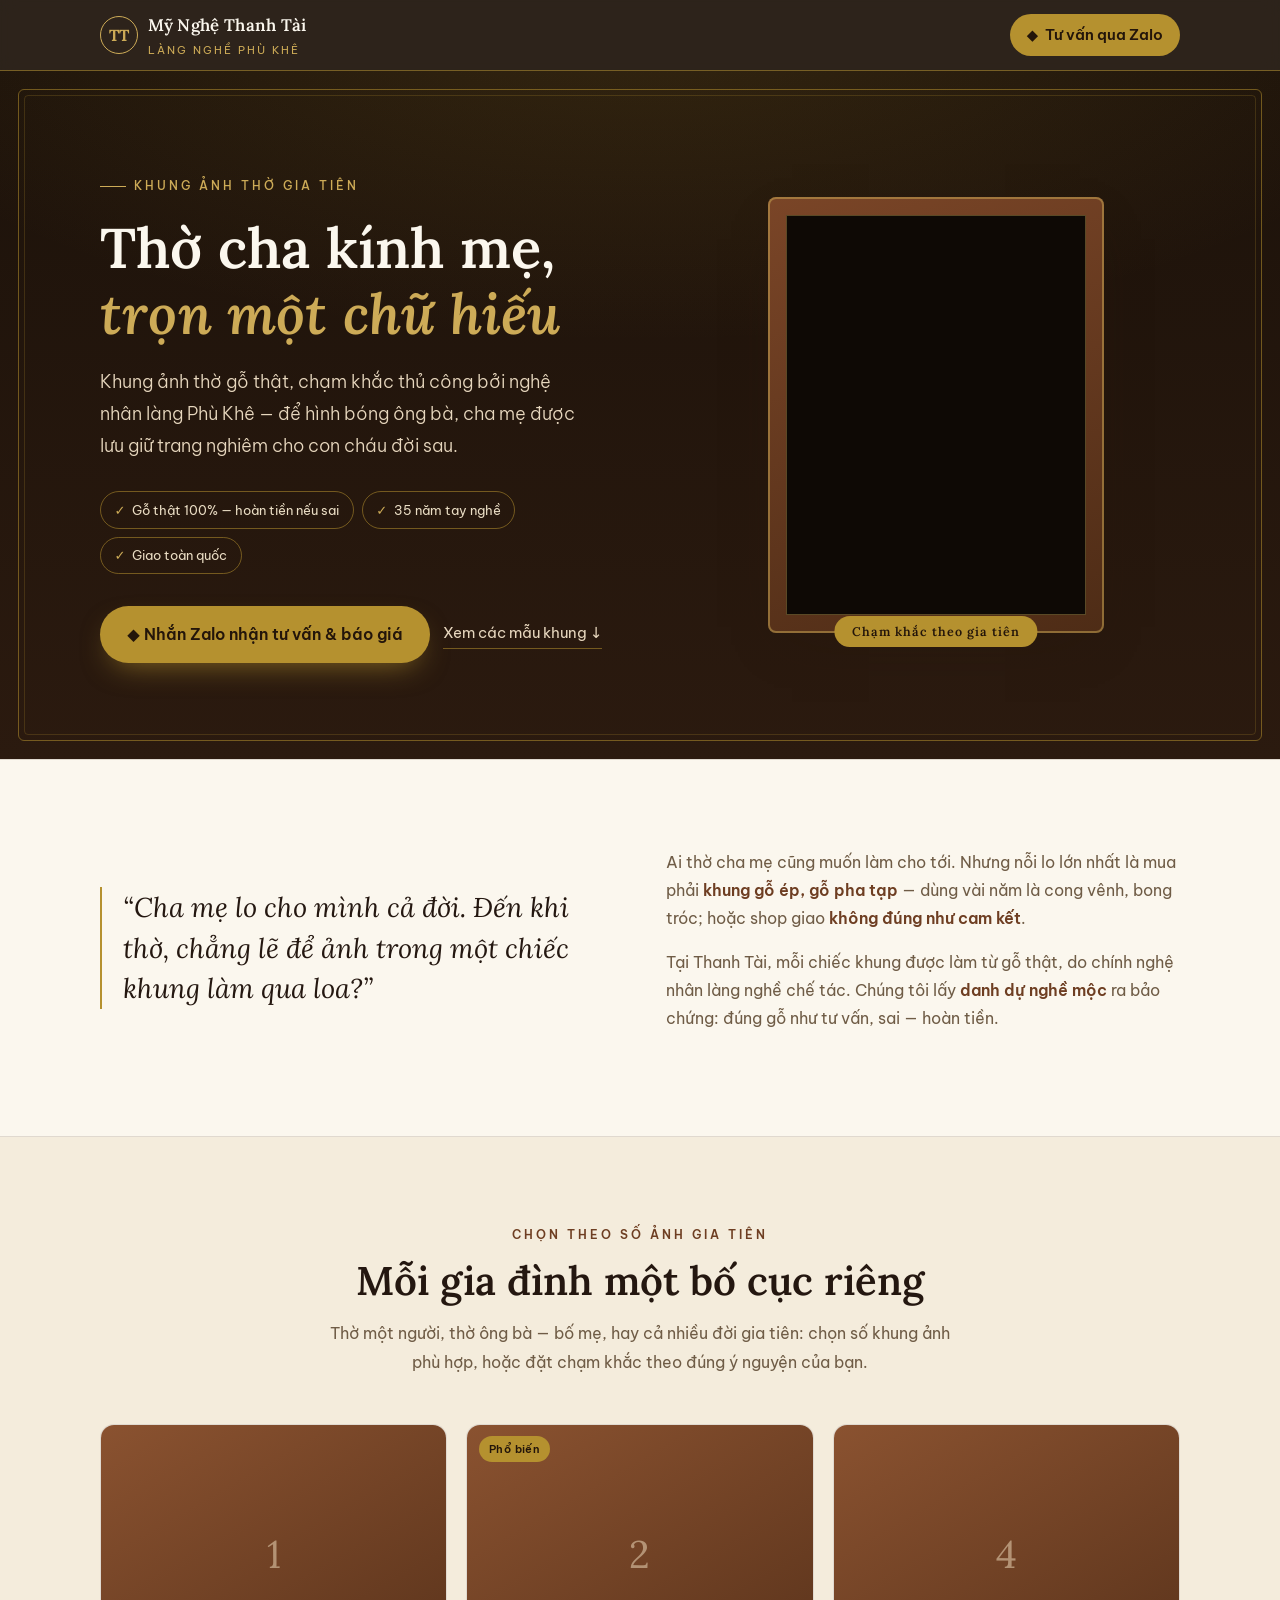
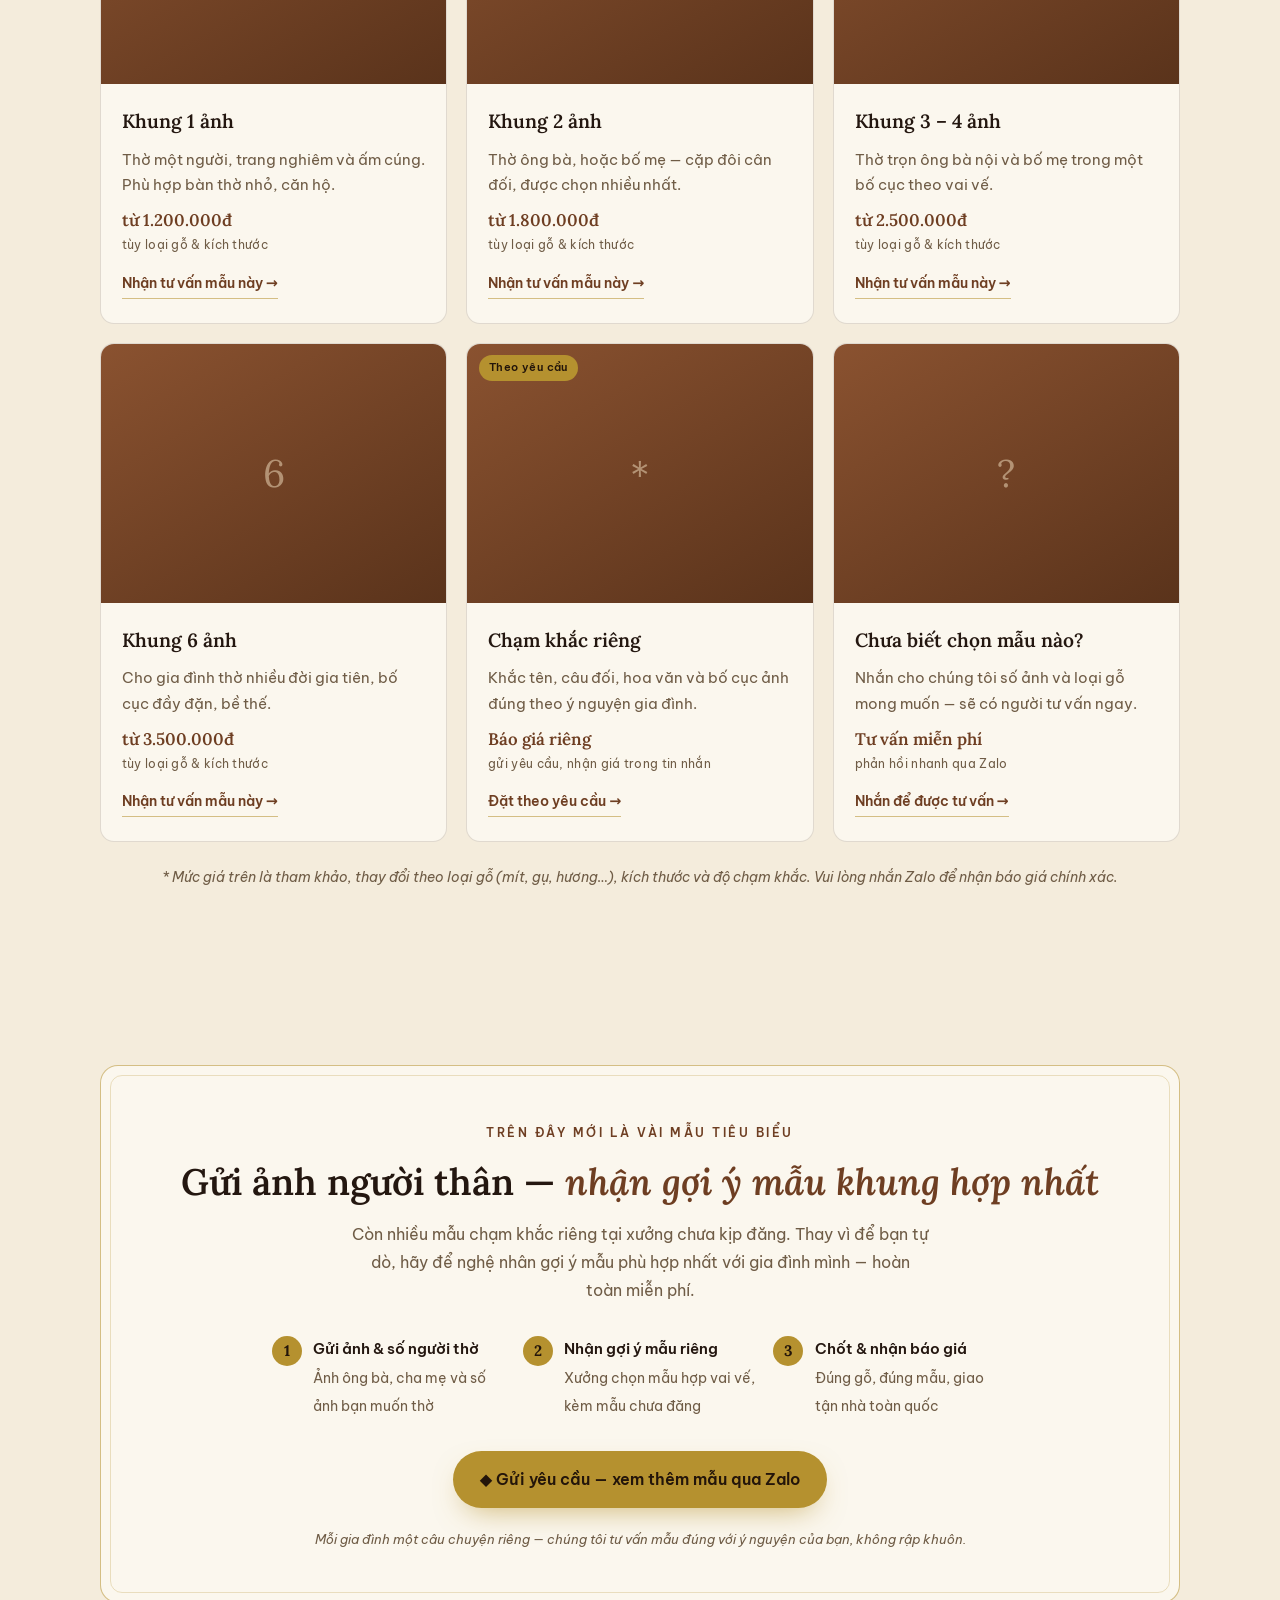
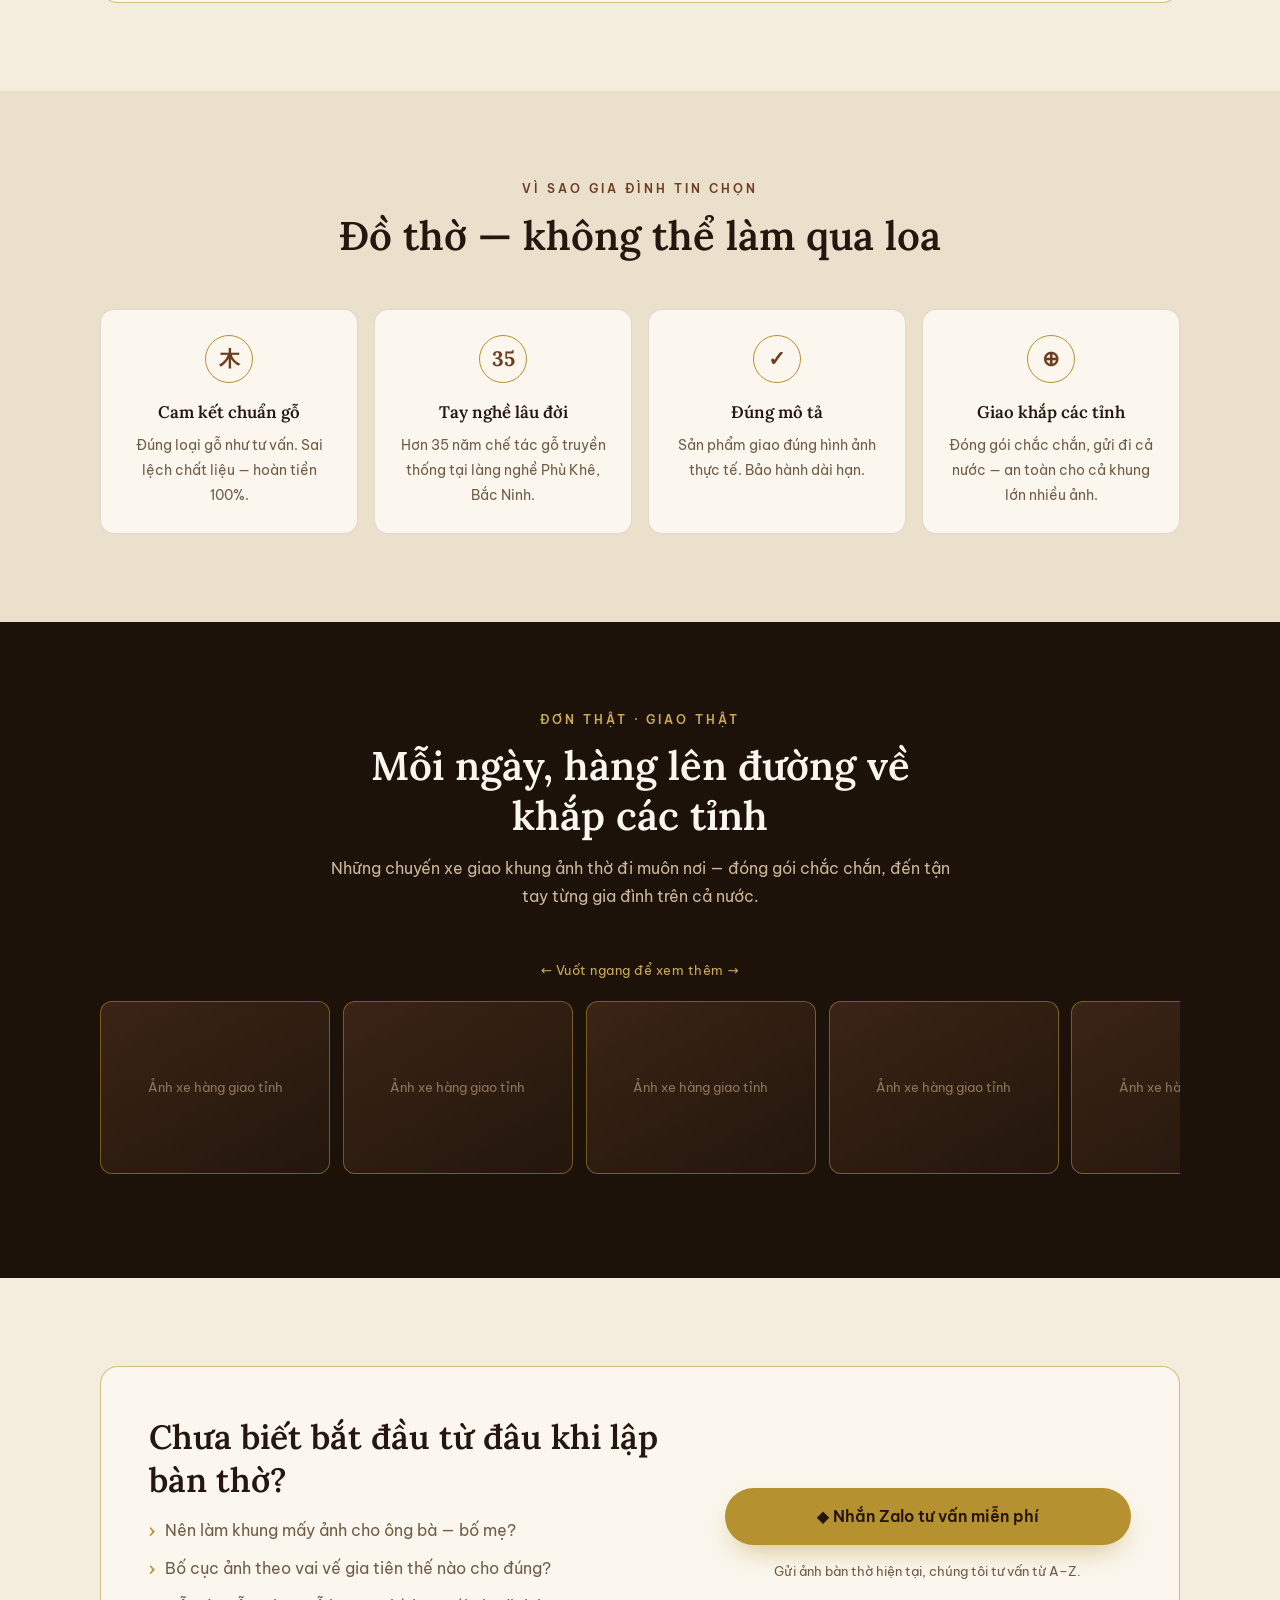
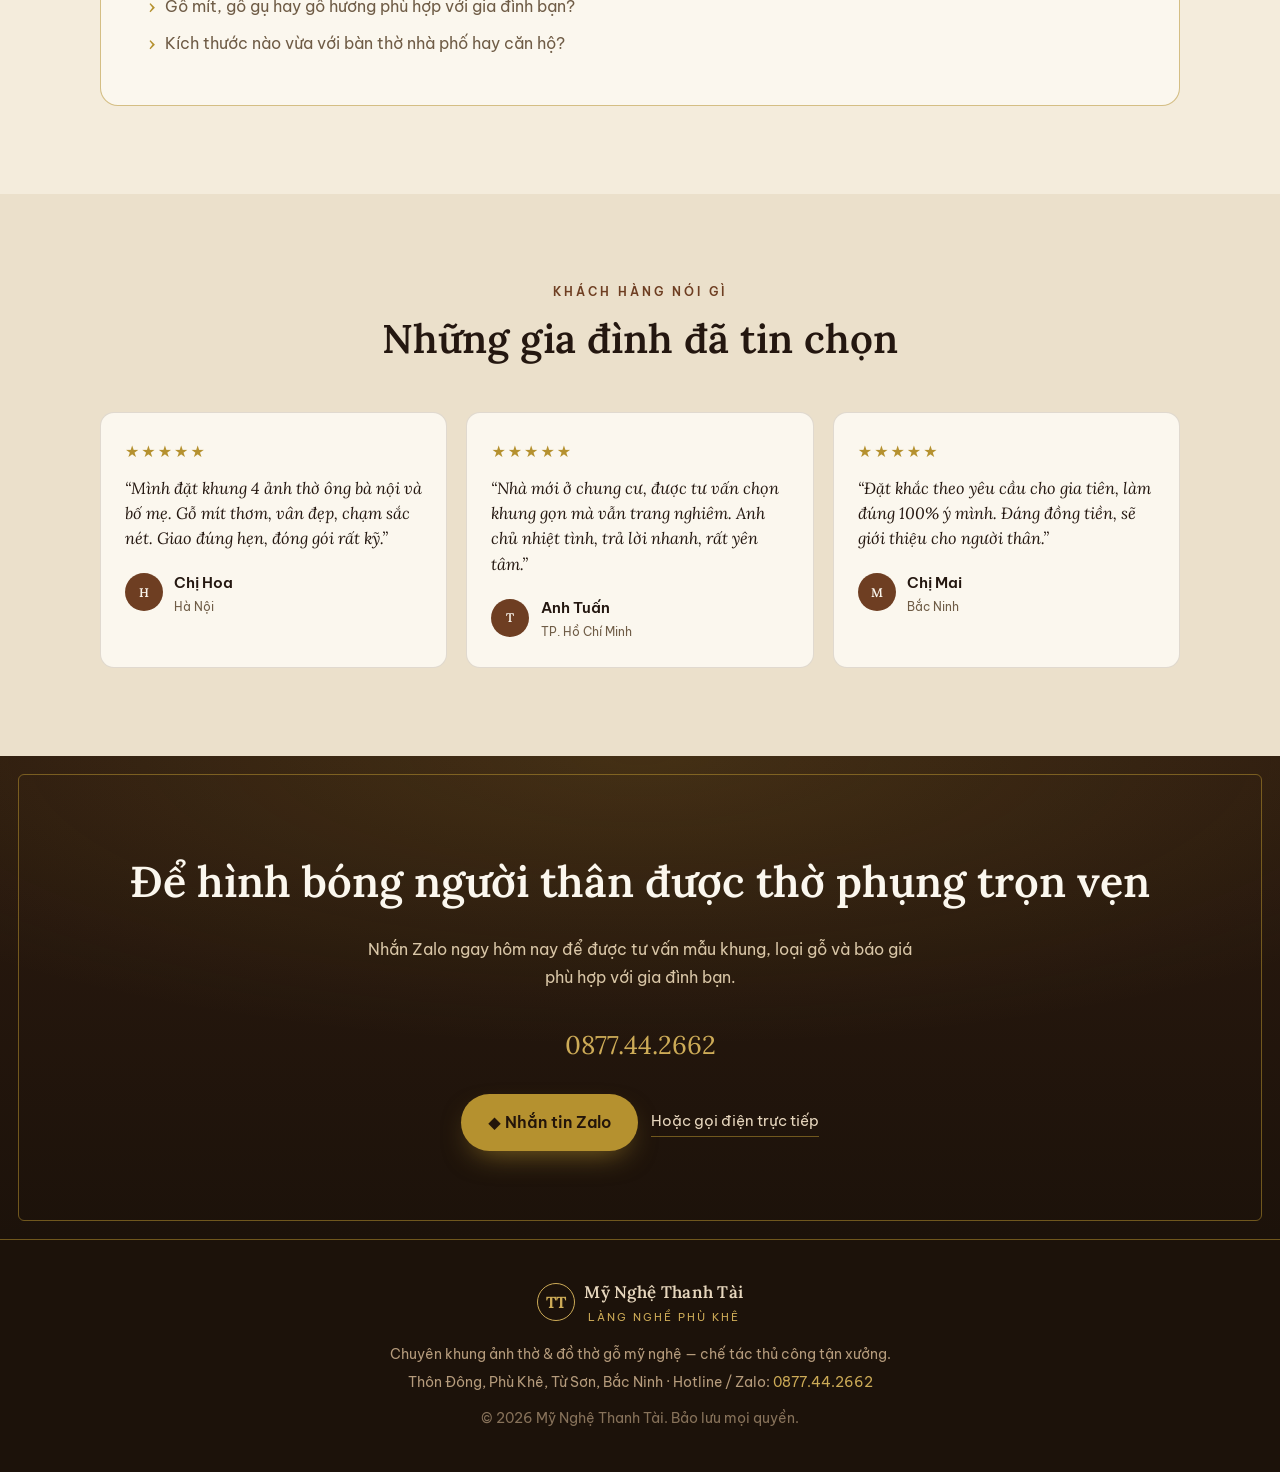
<file: landingdotho.html>
<!DOCTYPE html>
<html lang="vi">
<head>
<meta charset="UTF-8">
<meta name="viewport" content="width=device-width, initial-scale=1.0">
<title>Khung Ảnh Thờ Gia Tiên — Mỹ Nghệ Thanh Tài | Làng nghề Phù Khê</title>
<meta name="description" content="Khung ảnh thờ gỗ thật, chạm khắc thủ công làng nghề Phù Khê. Cam kết đúng gỗ — hoàn tiền nếu sai. Tư vấn chọn khung theo gia tiên qua Zalo.">
<link rel="preconnect" href="https://fonts.googleapis.com">
<link rel="preconnect" href="https://fonts.gstatic.com" crossorigin>
<link href="https://fonts.googleapis.com/css2?family=Lora:ital,wght@0,400;0,500;0,600;0,700;1,400;1,500&family=Be+Vietnam+Pro:wght@300;400;500;600&display=swap" rel="stylesheet">
<style>
  :root{
    --ink:#241710;
    --wood:#6e3e22;
    --wood-deep:#1c120a;
    --wood-deep-2:#2b1a0f;
    --gold:#b5912f;
    --gold-soft:#cdab57;
    --gold-line:rgba(181,145,47,.55);
    --paper:#f4ecdc;
    --paper-2:#ebe0cb;
    --cream:#fbf7ee;
    --muted:#6f5c46;
    --line:rgba(58,38,20,.14);
    --shadow:0 18px 50px -24px rgba(40,24,10,.5);
    --radius:14px;
  }
  *{box-sizing:border-box;margin:0;padding:0}
  html{scroll-behavior:smooth}
  body{
    font-family:"Be Vietnam Pro",system-ui,sans-serif;
    color:var(--ink);
    background:var(--paper);
    line-height:1.75;
    font-weight:400;
    -webkit-font-smoothing:antialiased;
  }
  h1,h2,h3,.serif{font-family:"Lora",Georgia,serif}
  img{max-width:100%;display:block}
  a{color:inherit;text-decoration:none}
  .wrap{width:min(1080px,92vw);margin:0 auto}

  /* ---------- header ---------- */
  header{
    position:sticky;top:0;z-index:50;
    background:rgba(28,18,10,.92);
    backdrop-filter:blur(8px);
    border-bottom:1px solid var(--gold-line);
  }
  .bar{display:flex;align-items:center;justify-content:space-between;padding:.7rem 0}
  .brand{display:flex;align-items:center;gap:.6rem;color:var(--cream)}
  .seal{
    width:38px;height:38px;border-radius:50%;
    border:1.5px solid var(--gold-soft);
    display:grid;place-items:center;
    font-family:"Lora",serif;font-weight:700;color:var(--gold-soft);
    font-size:1rem;flex:none;
  }
  .brand b{font-family:"Lora",serif;font-weight:600;font-size:1.05rem;letter-spacing:.3px}
  .brand small{display:block;color:var(--gold-soft);font-size:.66rem;letter-spacing:2px;text-transform:uppercase;font-family:"Be Vietnam Pro",sans-serif}
  .nav-cta{
    display:inline-flex;align-items:center;gap:.45rem;
    background:var(--gold);color:#23150a;font-weight:600;
    padding:.5rem 1.05rem;border-radius:40px;font-size:.92rem;
    transition:transform .2s,background .2s;
  }
  .nav-cta:hover{background:var(--gold-soft);transform:translateY(-1px)}

  /* ---------- hero ---------- */
  .hero{
    position:relative;
    background:
      radial-gradient(120% 90% at 50% -10%, rgba(181,145,47,.16), transparent 55%),
      linear-gradient(180deg,var(--wood-deep) 0%, var(--wood-deep-2) 100%);
    color:var(--cream);
    padding:clamp(3.2rem,8vw,6rem) 0 clamp(3.4rem,8vw,6rem);
    overflow:hidden;
  }
  .hero::before{
    content:"";position:absolute;inset:18px;
    border:1px solid var(--gold-line);
    border-radius:6px;pointer-events:none;
  }
  .hero::after{
    content:"";position:absolute;inset:24px;
    border:1px solid rgba(181,145,47,.22);
    border-radius:4px;pointer-events:none;
  }
  .hero-grid{position:relative;display:grid;grid-template-columns:1.05fr .95fr;gap:clamp(1.5rem,4vw,3.5rem);align-items:center}
  .eyebrow{
    display:inline-flex;align-items:center;gap:.5rem;
    color:var(--gold-soft);font-size:.74rem;letter-spacing:3px;text-transform:uppercase;
    margin-bottom:1.1rem;font-weight:500;
  }
  .eyebrow::before{content:"";width:26px;height:1px;background:var(--gold-soft)}
  .hero h1{
    font-size:clamp(2.1rem,5.2vw,3.5rem);
    line-height:1.18;font-weight:600;letter-spacing:.2px;
    margin-bottom:1.2rem;
  }
  .hero h1 em{font-style:italic;color:var(--gold-soft)}
  .hero p.lead{font-size:clamp(1rem,2.4vw,1.15rem);color:#e7d7be;max-width:30rem;margin-bottom:1.8rem;font-weight:300}
  .chips{display:flex;flex-wrap:wrap;gap:.5rem;margin-bottom:2rem}
  .chip{
    display:inline-flex;align-items:center;gap:.4rem;
    border:1px solid var(--gold-line);border-radius:40px;
    padding:.38rem .85rem;font-size:.82rem;color:#eaddc4;
  }
  .chip span{color:var(--gold-soft);font-weight:600}
  .hero-cta{display:flex;flex-wrap:wrap;gap:.8rem;align-items:center}
  .btn-primary{
    display:inline-flex;align-items:center;gap:.55rem;
    background:var(--gold);color:#23150a;font-weight:600;
    padding:.9rem 1.7rem;border-radius:46px;font-size:1.02rem;
    box-shadow:0 12px 30px -12px rgba(181,145,47,.7);
    transition:transform .2s,box-shadow .2s;
  }
  .btn-primary:hover{transform:translateY(-2px);box-shadow:0 18px 38px -14px rgba(181,145,47,.85)}
  .btn-ghost{color:#e7d7be;font-size:.95rem;border-bottom:1px solid var(--gold-line);padding-bottom:2px}
  .btn-ghost:hover{color:var(--gold-soft)}

  .hero-frame{position:relative;justify-self:center}
  .hero-frame .mat{
    background:linear-gradient(160deg,#7a4527,#4e2c16);
    padding:18px;border-radius:8px;
    box-shadow:var(--shadow), inset 0 0 0 2px rgba(205,171,87,.5);
    position:relative;
  }
  .hero-frame .photo{
    aspect-ratio:3/4;width:clamp(220px,32vw,300px);
    background:#0e0905 center/cover no-repeat;
    border:1px solid rgba(205,171,87,.4);
    display:grid;place-items:center;text-align:center;color:#9c8a6f;
    font-size:.85rem;padding:1rem;
  }
  .hero-frame .nameplate{
    position:absolute;left:50%;bottom:-14px;transform:translateX(-50%);
    background:var(--gold);color:#23150a;font-family:"Lora",serif;
    font-size:.78rem;font-weight:600;letter-spacing:1px;
    padding:.3rem 1.1rem;border-radius:30px;white-space:nowrap;
  }

  /* ---------- section frame ---------- */
  section{padding:clamp(3rem,7vw,5.5rem) 0}
  .sec-head{text-align:center;max-width:40rem;margin:0 auto clamp(2rem,5vw,3rem)}
  .sec-eyebrow{color:var(--wood);font-size:.72rem;letter-spacing:3px;text-transform:uppercase;font-weight:600;margin-bottom:.7rem}
  .sec-head h2{font-size:clamp(1.7rem,4vw,2.5rem);line-height:1.25;font-weight:600;margin-bottom:.8rem}
  .sec-head p{color:var(--muted);font-size:1.02rem}

  /* ---------- empathy ---------- */
  .empathy{background:var(--cream);border-top:1px solid var(--line);border-bottom:1px solid var(--line)}
  .empathy .inner{display:grid;grid-template-columns:1fr 1fr;gap:clamp(1.5rem,4vw,3.5rem);align-items:center}
  .empathy blockquote{
    font-family:"Lora",serif;font-style:italic;font-size:clamp(1.3rem,3vw,1.7rem);
    line-height:1.5;color:var(--ink);border-left:2px solid var(--gold);padding-left:1.3rem;
  }
  .empathy .body p{color:var(--muted);margin-bottom:1rem}
  .empathy .body p strong{color:var(--wood);font-weight:600}

  /* ---------- products ---------- */
  .grid{display:grid;gap:1.2rem}
  .grid.cols{grid-template-columns:repeat(3,1fr)}
  .card{
    background:var(--cream);border:1px solid var(--line);border-radius:var(--radius);
    overflow:hidden;transition:transform .25s,box-shadow .25s,border-color .25s;
    display:flex;flex-direction:column;
  }
  .card:hover{transform:translateY(-4px);box-shadow:var(--shadow);border-color:var(--gold-line)}
  .card .thumb{
    aspect-ratio:4/3;
    background:linear-gradient(150deg,#8a5230,#5a331b);
    display:grid;place-items:center;color:#e9d6b6;position:relative;
  }
  .card .thumb .ph{font-family:"Lora",serif;font-size:2.4rem;color:rgba(233,214,182,.55)}
  .card .body{padding:1.3rem 1.3rem 1.5rem;display:flex;flex-direction:column;gap:.5rem;flex:1}
  .card h3{font-size:1.2rem;font-weight:600}
  .card .desc{color:var(--muted);font-size:.92rem;flex:1}
  .card .price{font-family:"Lora",serif;color:var(--wood);font-weight:600;font-size:1.05rem}
  .card .price small{display:block;color:var(--muted);font-weight:400;font-size:.74rem;font-family:"Be Vietnam Pro",sans-serif;letter-spacing:.3px}
  .card .pick{
    margin-top:.4rem;align-self:flex-start;
    display:inline-flex;align-items:center;gap:.4rem;
    color:var(--wood);font-weight:600;font-size:.9rem;border-bottom:1px solid var(--gold-line);padding-bottom:2px;
  }
  .card .pick:hover{color:var(--gold)}
  .tag{position:absolute;top:.7rem;left:.7rem;background:var(--gold);color:#23150a;font-size:.7rem;font-weight:600;padding:.2rem .65rem;border-radius:30px;letter-spacing:.4px}

  .price-note{text-align:center;color:var(--muted);font-size:.86rem;margin-top:1.4rem;font-style:italic}

  /* ---------- invite (gửi mẫu) ---------- */
  .invite{background:var(--paper)}
  .invite .inner{
    position:relative;background:var(--cream);
    border:1px solid var(--gold-line);border-radius:18px;
    padding:clamp(2rem,5vw,3.2rem);text-align:center;overflow:hidden;
  }
  .invite .inner::before{
    content:"";position:absolute;inset:9px;border:1px solid rgba(181,145,47,.25);
    border-radius:12px;pointer-events:none;
  }
  .invite .tease{
    display:inline-block;color:var(--wood);font-size:.74rem;letter-spacing:2.5px;
    text-transform:uppercase;font-weight:600;margin-bottom:.9rem;position:relative;
  }
  .invite h2{font-size:clamp(1.6rem,3.8vw,2.3rem);font-weight:600;line-height:1.3;margin-bottom:.9rem;position:relative}
  .invite h2 em{font-style:italic;color:var(--wood)}
  .invite .sub{color:var(--muted);max-width:36rem;margin:0 auto 2rem;position:relative}
  .invite .steps{
    position:relative;display:grid;grid-template-columns:repeat(3,1fr);
    gap:1rem;max-width:46rem;margin:0 auto 2rem;text-align:left;
  }
  .invite .step{display:flex;gap:.7rem;align-items:flex-start}
  .invite .step .n{
    width:30px;height:30px;flex:none;border-radius:50%;
    background:var(--gold);color:#23150a;font-family:"Lora",serif;font-weight:700;
    display:grid;place-items:center;font-size:.95rem;
  }
  .invite .step b{font-weight:600;font-size:.95rem;display:block}
  .invite .step span{color:var(--muted);font-size:.85rem}
  .invite .note{position:relative;margin-top:1.2rem;color:var(--muted);font-size:.84rem;font-style:italic}

  /* ---------- trust ---------- */
  .trust{background:var(--paper-2)}
  .grid.trust-grid{grid-template-columns:repeat(4,1fr);gap:1rem}
  .tcard{background:var(--cream);border:1px solid var(--line);border-radius:var(--radius);padding:1.6rem 1.3rem;text-align:center}
  .tcard .ic{
    width:48px;height:48px;border-radius:50%;margin:0 auto .9rem;
    border:1.5px solid var(--gold);color:var(--wood);
    display:grid;place-items:center;font-family:"Lora",serif;font-size:1.3rem;font-weight:700;
  }
  .tcard h3{font-size:1.05rem;font-weight:600;margin-bottom:.4rem}
  .tcard p{color:var(--muted);font-size:.88rem}

  /* ---------- lightbox ---------- */
  .gstrip img,.hero-frame .photo,.card .thumb img{cursor:zoom-in}
  .lightbox{
    position:fixed;inset:0;z-index:200;display:none;
    align-items:center;justify-content:center;padding:18px;
    background:rgba(14,9,5,.93);cursor:zoom-out;
  }
  .lightbox.open{display:flex}
  .lightbox img{
    max-width:96vw;max-height:90vh;border-radius:8px;
    border:1px solid var(--gold-line);
    box-shadow:0 30px 90px -20px rgba(0,0,0,.8);
  }
  .lightbox .close{
    position:absolute;top:14px;right:18px;width:42px;height:42px;
    border:1px solid var(--gold-line);background:rgba(28,18,10,.6);
    color:var(--cream);font-size:1.6rem;line-height:1;border-radius:50%;
    cursor:pointer;display:grid;place-items:center;
  }
  .lightbox .hint{position:absolute;bottom:18px;left:0;right:0;text-align:center;color:var(--gold-soft);font-size:.82rem}

  /* ---------- gallery ---------- */
  .gallery{background:var(--wood-deep);color:var(--cream)}
  .gallery .sec-head h2{color:var(--cream)}
  .gallery .sec-eyebrow{color:var(--gold-soft)}
  .gallery .sec-head p{color:#cdb79a}
  .swipe-hint{text-align:center;color:var(--gold-soft);font-size:.82rem;margin-bottom:1rem;letter-spacing:.5px}
  .gstrip{
    display:flex;gap:.8rem;overflow-x:auto;scroll-snap-type:x mandatory;
    -webkit-overflow-scrolling:touch;padding:.2rem .2rem 1rem;
    scrollbar-width:thin;scrollbar-color:var(--gold-line) transparent;
  }
  .gstrip::-webkit-scrollbar{height:6px}
  .gstrip::-webkit-scrollbar-thumb{background:var(--gold-line);border-radius:10px}
  .gstrip img,.gstrip .gph{
    flex:0 0 auto;width:230px;aspect-ratio:4/3;scroll-snap-align:start;
    border-radius:12px;object-fit:cover;
    border:1px solid var(--gold-line);
    background:linear-gradient(150deg,#3a2415,#23160c);
  }
  .gstrip .gph{display:grid;place-items:center;color:#8c765a;font-size:.8rem;text-align:center;padding:.6rem}

  /* ---------- consult ---------- */
  .consult .inner{
    background:var(--cream);border:1px solid var(--gold-line);border-radius:18px;
    padding:clamp(1.8rem,5vw,3rem);display:grid;grid-template-columns:1.3fr 1fr;
    gap:clamp(1.4rem,4vw,3rem);align-items:center;
  }
  .consult h2{font-size:clamp(1.5rem,3.5vw,2.1rem);font-weight:600;margin-bottom:.9rem;line-height:1.3}
  .consult ul{list-style:none;display:flex;flex-direction:column;gap:.6rem;color:var(--muted)}
  .consult li{display:flex;gap:.6rem;align-items:flex-start}
  .consult li::before{content:"›";color:var(--gold);font-weight:700;font-family:"Lora",serif}
  .consult .side{text-align:center}
  .consult .side .btn-primary{width:100%;justify-content:center;margin-bottom:.7rem}
  .consult .side small{color:var(--muted);font-size:.82rem}

  /* ---------- reviews ---------- */
  .reviews{background:var(--paper-2)}
  .grid.rev-grid{grid-template-columns:repeat(3,1fr);gap:1.2rem}
  .rcard{background:var(--cream);border:1px solid var(--line);border-radius:var(--radius);padding:1.5rem}
  .stars{color:var(--gold);letter-spacing:2px;margin-bottom:.7rem}
  .rcard p{font-family:"Lora",serif;font-style:italic;color:var(--ink);margin-bottom:1rem;font-size:1.02rem;line-height:1.55}
  .rcard .who{display:flex;align-items:center;gap:.7rem}
  .rcard .who .av{width:38px;height:38px;border-radius:50%;background:var(--wood);color:var(--cream);display:grid;place-items:center;font-family:"Lora",serif;font-weight:600;flex:none}
  .rcard .who b{font-weight:600;font-size:.92rem}
  .rcard .who span{display:block;color:var(--muted);font-size:.78rem}

  /* ---------- final cta ---------- */
  .final{
    background:
      radial-gradient(120% 100% at 50% 0%, rgba(181,145,47,.18), transparent 60%),
      linear-gradient(180deg,var(--wood-deep-2),var(--wood-deep));
    color:var(--cream);text-align:center;position:relative;
  }
  .final::before{content:"";position:absolute;inset:18px;border:1px solid var(--gold-line);border-radius:6px;pointer-events:none}
  .final h2{font-size:clamp(1.8rem,4.5vw,2.7rem);font-weight:600;margin-bottom:1rem;position:relative}
  .final p{color:#d9c6a7;max-width:34rem;margin:0 auto 2rem;position:relative}
  .final .phone{font-family:"Lora",serif;font-size:1.6rem;color:var(--gold-soft);margin-bottom:1.6rem;position:relative}
  .final .hero-cta{justify-content:center;position:relative}

  /* ---------- footer ---------- */
  footer{background:var(--wood-deep);color:#b59b7c;padding:2.4rem 0;text-align:center;border-top:1px solid var(--gold-line)}
  footer .brand{justify-content:center;margin-bottom:1rem}
  footer p{font-size:.86rem;margin:.2rem 0}
  footer a{color:var(--gold-soft)}

  /* ---------- sticky mobile bar ---------- */
  .mobile-bar{display:none}

  /* ---------- reveal ---------- */
  .reveal{opacity:0;transform:translateY(22px);transition:opacity .7s ease,transform .7s ease}
  .reveal.in{opacity:1;transform:none}
  @media (prefers-reduced-motion:reduce){
    .reveal{opacity:1;transform:none;transition:none}
    html{scroll-behavior:auto}
  }

  /* ---------- responsive ---------- */
  @media (max-width:860px){
    .hero-grid{grid-template-columns:1fr;text-align:center}
    .eyebrow{justify-content:center}
    .hero p.lead{margin-left:auto;margin-right:auto}
    .chips,.hero-cta{justify-content:center}
    .hero-frame{order:-1}
    .empathy .inner{grid-template-columns:1fr}
    .empathy blockquote{padding-left:0;border-left:0;border-top:2px solid var(--gold);padding-top:1rem;text-align:center}
    .grid.cols{grid-template-columns:1fr 1fr}
    .grid.trust-grid{grid-template-columns:1fr 1fr}
    .invite .steps{grid-template-columns:1fr;max-width:24rem;gap:.9rem}
    .consult .inner{grid-template-columns:1fr;text-align:center}
    .consult ul{text-align:left}
    .grid.rev-grid{grid-template-columns:1fr}
  }
  @media (max-width:560px){
    .wrap{width:90vw}
    .nav-cta span.lbl{display:none}
    .bar{padding:.55rem 0}
    .brand b{font-size:.95rem}
    .seal{width:34px;height:34px}
    .hero{padding:2.6rem 0 3rem}
    .hero::before{inset:12px}
    .hero::after{inset:17px}
    .hero h1{font-size:2rem;line-height:1.2}
    .hero p.lead{font-size:1rem}
    .chip{font-size:.78rem;padding:.34rem .7rem}
    .hero-frame .photo{width:min(72vw,260px)}
    .btn-primary{width:100%;justify-content:center}
    .hero-cta{flex-direction:column;align-items:stretch;gap:.7rem}
    .hero-cta .btn-ghost{align-self:center}
    section{padding:2.6rem 0}
    .sec-head{margin-bottom:1.8rem}
    .grid.cols{grid-template-columns:1fr}
    .grid.trust-grid{grid-template-columns:1fr}
    .invite .inner{padding:1.8rem 1.2rem}
    .invite .btn-primary{width:100%}
    .consult .side .btn-primary{width:100%}
    body{padding-bottom:66px}
    .mobile-bar{
      display:flex;position:fixed;bottom:0;left:0;right:0;z-index:60;
      background:rgba(28,18,10,.97);border-top:1px solid var(--gold-line);
      padding:.55rem .7rem;gap:.55rem;
      padding-bottom:calc(.55rem + env(safe-area-inset-bottom,0px));
    }
    .mobile-bar a{flex:1;text-align:center;padding:.8rem;border-radius:40px;font-weight:600;font-size:.94rem}
    .mobile-bar .mz{background:var(--gold);color:#23150a;flex:1.5}
    .mobile-bar .mc{border:1px solid var(--gold-line);color:var(--cream)}
  }
</style>
</head>
<body>

<script>
/* ═══════════════════════════════════════════════════════════════
   ❖ SỬA ẢNH Ở ĐÂY — chỉ cần đổi 1 khối này là toàn bộ ảnh trang đổi theo
   ───────────────────────────────────────────────────────────────
   BƯỚC 1 · ANH_BASE = nơi để ảnh.
            • CÁCH KHUYÊN DÙNG (repo GitHub deploy qua Netlify):
              - Bỏ ảnh vào thư mục "img/" trong repo  →  ANH_BASE = "img/"
              - Hoặc bỏ ảnh cạnh file html (gốc repo)  →  ANH_BASE = ""
              (đường dẫn tương đối: đổi tên site Netlify vẫn không hỏng ảnh)
            • Hoặc dùng link đầy đủ (vd https://ten-site.netlify.app/), nhớ "/" ở cuối.
   BƯỚC 2 · Upload ảnh, đặt tên file ĐÚNG như danh sách bên dưới
            (hoặc đổi tên trong danh sách cho khớp tên file của bạn).
   BƯỚC 3 · Để trống "" nếu chưa có ảnh — chỗ đó sẽ hiện ô tạm, không lỗi.
   ═══════════════════════════════════════════════════════════════ */

const ANH_BASE = "https://thanhtai-mynghe.netlify.app/";   // ← đổi thành "img/" (hoặc "") khi đã bỏ ảnh vào repo

const ANH = {

  hero: "khunganh.jpg",            // Ảnh khung lớn ở đầu trang

  sanpham: {                       // Ảnh cho từng thẻ mẫu (để trống "" thì hiện số)
    khung1anh:  "",                //   Khung 1 ảnh
    khung2anh:  "",                //   Khung 2 ảnh
    khung34anh: "",                //   Khung 3–4 ảnh
    khung6anh:  "",                //   Khung 6 ảnh
    theoyeucau: "",                //   Chạm khắc riêng
    tuvan:      ""                 //   Thẻ tư vấn
  },

  giaohang: [                      // Dải ảnh xe hàng giao tỉnh (lướt ngang) — thêm/bớt thoải mái
    "anhthucte1.jpg",
    "anhthucte2.jpg",
    "anhthucte3.jpg",
    "anhthucte4.jpg",
    "anhthucte5.jpg",
    "anhthucte6.jpg",
    "anhthucte7.jpg"
  ]

};
</script>

<script>
/* ═══════════════════════════════════════════════════════════════
   ❖ FACEBOOK PIXEL — dán mã Pixel của bạn vào dòng dưới (trong dấu "")
   ───────────────────────────────────────────────────────────────
   • Lấy mã ở: Trình quản lý sự kiện (Events Manager) → Nguồn dữ liệu → Pixel.
     Mã là dãy số, ví dụ "1234567890123456".
   • Để trống "" thì Pixel TẮT (không theo dõi gì) — trang vẫn chạy bình thường.
   • Khi có mã: trang tự đếm lượt xem (PageView) và đếm "Lead" mỗi khi
     khách bấm nút Zalo, "Contact" khi khách bấm gọi điện.
   ═══════════════════════════════════════════════════════════════ */
const PIXEL_ID = "";   // ← dán mã Pixel vào đây

if (PIXEL_ID) {
  !function(f,b,e,v,n,t,s){if(f.fbq)return;n=f.fbq=function(){n.callMethod?
  n.callMethod.apply(n,arguments):n.queue.push(arguments)};if(!f._fbq)f._fbq=n;
  n.push=n;n.loaded=!0;n.version='2.0';n.queue=[];t=b.createElement(e);t.async=!0;
  t.src=v;s=b.getElementsByTagName(e)[0];s.parentNode.insertBefore(t,s)}(window,
  document,'script','https://connect.facebook.net/en_US/fbevents.js');
  fbq('init', PIXEL_ID);
  fbq('track', 'PageView');
}
</script>

<header>
  <div class="wrap bar">
    <a class="brand" href="#">
      <span class="seal">TT</span>
      <span><b>Mỹ Nghệ Thanh Tài</b><small>Làng nghề Phù Khê</small></span>
    </a>
    <a class="nav-cta" href="https://zalo.me/0877442662">◆ <span class="lbl">Tư vấn qua Zalo</span></a>
  </div>
</header>

<!-- HERO -->
<section class="hero">
  <div class="wrap hero-grid">
    <div class="reveal in">
      <span class="eyebrow">Khung ảnh thờ gia tiên</span>
      <h1>Thờ cha kính mẹ,<br><em>trọn một chữ hiếu</em></h1>
      <p class="lead">Khung ảnh thờ gỗ thật, chạm khắc thủ công bởi nghệ nhân làng Phù Khê — để hình bóng ông bà, cha mẹ được lưu giữ trang nghiêm cho con cháu đời sau.</p>
      <div class="chips">
        <span class="chip"><span>✓</span> Gỗ thật 100% — hoàn tiền nếu sai</span>
        <span class="chip"><span>✓</span> 35 năm tay nghề</span>
        <span class="chip"><span>✓</span> Giao toàn quốc</span>
      </div>
      <div class="hero-cta">
        <a class="btn-primary" href="https://zalo.me/0877442662">◆ Nhắn Zalo nhận tư vấn &amp; báo giá</a>
        <a class="btn-ghost" href="#mau">Xem các mẫu khung ↓</a>
      </div>
    </div>
    <div class="hero-frame reveal in">
      <div class="mat">
        <div class="photo" id="anh-hero" alt="Khung ảnh thờ gỗ chạm khắc" data-full="https://thanhtai-mynghe.netlify.app/khunganh.jpg" style="background-image:url('https://thanhtai-mynghe.netlify.app/khunganh.jpg')"></div>
        <span class="nameplate">Chạm khắc theo gia tiên</span>
      </div>
    </div>
  </div>
</section>

<!-- EMPATHY -->
<section class="empathy">
  <div class="wrap inner">
    <blockquote class="reveal">“Cha mẹ lo cho mình cả đời. Đến khi thờ, chẳng lẽ để ảnh trong một chiếc khung làm qua loa?”</blockquote>
    <div class="body reveal">
      <p>Ai thờ cha mẹ cũng muốn làm cho tới. Nhưng nỗi lo lớn nhất là mua phải <strong>khung gỗ ép, gỗ pha tạp</strong> — dùng vài năm là cong vênh, bong tróc; hoặc shop giao <strong>không đúng như cam kết</strong>.</p>
      <p>Tại Thanh Tài, mỗi chiếc khung được làm từ gỗ thật, do chính nghệ nhân làng nghề chế tác. Chúng tôi lấy <strong>danh dự nghề mộc</strong> ra bảo chứng: đúng gỗ như tư vấn, sai — hoàn tiền.</p>
    </div>
  </div>
</section>

<!-- PRODUCTS -->
<section id="mau">
  <div class="wrap">
    <div class="sec-head reveal">
      <div class="sec-eyebrow">Chọn theo số ảnh gia tiên</div>
      <h2>Mỗi gia đình một bố cục riêng</h2>
      <p>Thờ một người, thờ ông bà — bố mẹ, hay cả nhiều đời gia tiên: chọn số khung ảnh phù hợp, hoặc đặt chạm khắc theo đúng ý nguyện của bạn.</p>
    </div>
    <div class="grid cols">
      <article class="card reveal">
        <div class="thumb" data-anh="khung1anh"><span class="ph">1</span></div>
        <div class="body">
          <h3>Khung 1 ảnh</h3>
          <p class="desc">Thờ một người, trang nghiêm và ấm cúng. Phù hợp bàn thờ nhỏ, căn hộ.</p>
          <div class="price">từ 1.200.000đ <small>tùy loại gỗ &amp; kích thước</small></div>
          <a class="pick" href="https://zalo.me/0877442662">Nhận tư vấn mẫu này →</a>
        </div>
      </article>
      <article class="card reveal">
        <div class="thumb" data-anh="khung2anh"><span class="ph">2</span><span class="tag">Phổ biến</span></div>
        <div class="body">
          <h3>Khung 2 ảnh</h3>
          <p class="desc">Thờ ông bà, hoặc bố mẹ — cặp đôi cân đối, được chọn nhiều nhất.</p>
          <div class="price">từ 1.800.000đ <small>tùy loại gỗ &amp; kích thước</small></div>
          <a class="pick" href="https://zalo.me/0877442662">Nhận tư vấn mẫu này →</a>
        </div>
      </article>
      <article class="card reveal">
        <div class="thumb" data-anh="khung34anh"><span class="ph">4</span></div>
        <div class="body">
          <h3>Khung 3 – 4 ảnh</h3>
          <p class="desc">Thờ trọn ông bà nội và bố mẹ trong một bố cục theo vai vế.</p>
          <div class="price">từ 2.500.000đ <small>tùy loại gỗ &amp; kích thước</small></div>
          <a class="pick" href="https://zalo.me/0877442662">Nhận tư vấn mẫu này →</a>
        </div>
      </article>
      <article class="card reveal">
        <div class="thumb" data-anh="khung6anh"><span class="ph">6</span></div>
        <div class="body">
          <h3>Khung 6 ảnh</h3>
          <p class="desc">Cho gia đình thờ nhiều đời gia tiên, bố cục đầy đặn, bề thế.</p>
          <div class="price">từ 3.500.000đ <small>tùy loại gỗ &amp; kích thước</small></div>
          <a class="pick" href="https://zalo.me/0877442662">Nhận tư vấn mẫu này →</a>
        </div>
      </article>
      <article class="card reveal">
        <div class="thumb" data-anh="theoyeucau"><span class="ph">＊</span><span class="tag">Theo yêu cầu</span></div>
        <div class="body">
          <h3>Chạm khắc riêng</h3>
          <p class="desc">Khắc tên, câu đối, hoa văn và bố cục ảnh đúng theo ý nguyện gia đình.</p>
          <div class="price">Báo giá riêng <small>gửi yêu cầu, nhận giá trong tin nhắn</small></div>
          <a class="pick" href="https://zalo.me/0877442662">Đặt theo yêu cầu →</a>
        </div>
      </article>
      <article class="card reveal">
        <div class="thumb" data-anh="tuvan"><span class="ph">?</span></div>
        <div class="body">
          <h3>Chưa biết chọn mẫu nào?</h3>
          <p class="desc">Nhắn cho chúng tôi số ảnh và loại gỗ mong muốn — sẽ có người tư vấn ngay.</p>
          <div class="price">Tư vấn miễn phí <small>phản hồi nhanh qua Zalo</small></div>
          <a class="pick" href="https://zalo.me/0877442662">Nhắn để được tư vấn →</a>
        </div>
      </article>
    </div>
    <p class="price-note">* Mức giá trên là tham khảo, thay đổi theo loại gỗ (mít, gụ, hương…), kích thước và độ chạm khắc. Vui lòng nhắn Zalo để nhận báo giá chính xác.</p>
  </div>
</section>

<!-- INVITE / GỬI MẪU -->
<section class="invite">
  <div class="wrap">
    <div class="inner reveal">
      <span class="tease">Trên đây mới là vài mẫu tiêu biểu</span>
      <h2>Gửi ảnh người thân — <em>nhận gợi ý mẫu khung hợp nhất</em></h2>
      <p class="sub">Còn nhiều mẫu chạm khắc riêng tại xưởng chưa kịp đăng. Thay vì để bạn tự dò, hãy để nghệ nhân gợi ý mẫu phù hợp nhất với gia đình mình — hoàn toàn miễn phí.</p>
      <div class="steps">
        <div class="step"><span class="n">1</span><div><b>Gửi ảnh &amp; số người thờ</b><span>Ảnh ông bà, cha mẹ và số ảnh bạn muốn thờ</span></div></div>
        <div class="step"><span class="n">2</span><div><b>Nhận gợi ý mẫu riêng</b><span>Xưởng chọn mẫu hợp vai vế, kèm mẫu chưa đăng</span></div></div>
        <div class="step"><span class="n">3</span><div><b>Chốt &amp; nhận báo giá</b><span>Đúng gỗ, đúng mẫu, giao tận nhà toàn quốc</span></div></div>
      </div>
      <a class="btn-primary" href="https://zalo.me/0877442662?text=Em%20muốn%20gửi%20ảnh%20người%20thân%20để%20được%20gợi%20ý%20mẫu%20khung%20thờ%20phù%20hợp">◆ Gửi yêu cầu — xem thêm mẫu qua Zalo</a>
      <p class="note">Mỗi gia đình một câu chuyện riêng — chúng tôi tư vấn mẫu đúng với ý nguyện của bạn, không rập khuôn.</p>
    </div>
  </div>
</section>

<!-- TRUST -->
<section class="trust">
  <div class="wrap">
    <div class="sec-head reveal">
      <div class="sec-eyebrow">Vì sao gia đình tin chọn</div>
      <h2>Đồ thờ — không thể làm qua loa</h2>
    </div>
    <div class="grid trust-grid">
      <div class="tcard reveal"><div class="ic">木</div><h3>Cam kết chuẩn gỗ</h3><p>Đúng loại gỗ như tư vấn. Sai lệch chất liệu — hoàn tiền 100%.</p></div>
      <div class="tcard reveal"><div class="ic">35</div><h3>Tay nghề lâu đời</h3><p>Hơn 35 năm chế tác gỗ truyền thống tại làng nghề Phù Khê, Bắc Ninh.</p></div>
      <div class="tcard reveal"><div class="ic">✓</div><h3>Đúng mô tả</h3><p>Sản phẩm giao đúng hình ảnh thực tế. Bảo hành dài hạn.</p></div>
      <div class="tcard reveal"><div class="ic">⊕</div><h3>Giao khắp các tỉnh</h3><p>Đóng gói chắc chắn, gửi đi cả nước — an toàn cho cả khung lớn nhiều ảnh.</p></div>
    </div>
  </div>
</section>

<!-- GALLERY -->
<section class="gallery">
  <div class="wrap">
    <div class="sec-head reveal">
      <div class="sec-eyebrow">Đơn thật · Giao thật</div>
      <h2>Mỗi ngày, hàng lên đường về khắp các tỉnh</h2>
      <p>Những chuyến xe giao khung ảnh thờ đi muôn nơi — đóng gói chắc chắn, đến tận tay từng gia đình trên cả nước.</p>
    </div>
    <p class="swipe-hint">← Vuốt ngang để xem thêm →</p>
    <div class="gstrip reveal" id="dai-giao-hang"></div>
  </div>
</section>

<!-- CONSULT -->
<section class="consult">
  <div class="wrap">
    <div class="inner reveal">
      <div>
        <h2>Chưa biết bắt đầu từ đâu khi lập bàn thờ?</h2>
        <ul>
          <li>Nên làm khung mấy ảnh cho ông bà — bố mẹ?</li>
          <li>Bố cục ảnh theo vai vế gia tiên thế nào cho đúng?</li>
          <li>Gỗ mít, gỗ gụ hay gỗ hương phù hợp với gia đình bạn?</li>
          <li>Kích thước nào vừa với bàn thờ nhà phố hay căn hộ?</li>
        </ul>
      </div>
      <div class="side">
        <a class="btn-primary" href="https://zalo.me/0877442662">◆ Nhắn Zalo tư vấn miễn phí</a>
        <small>Gửi ảnh bàn thờ hiện tại, chúng tôi tư vấn từ A–Z.</small>
      </div>
    </div>
  </div>
</section>

<!-- REVIEWS -->
<section class="reviews">
  <div class="wrap">
    <div class="sec-head reveal">
      <div class="sec-eyebrow">Khách hàng nói gì</div>
      <h2>Những gia đình đã tin chọn</h2>
    </div>
    <div class="grid rev-grid">
      <div class="rcard reveal">
        <div class="stars">★★★★★</div>
        <p>“Mình đặt khung 4 ảnh thờ ông bà nội và bố mẹ. Gỗ mít thơm, vân đẹp, chạm sắc nét. Giao đúng hẹn, đóng gói rất kỹ.”</p>
        <div class="who"><span class="av">H</span><div><b>Chị Hoa</b><span>Hà Nội</span></div></div>
      </div>
      <div class="rcard reveal">
        <div class="stars">★★★★★</div>
        <p>“Nhà mới ở chung cư, được tư vấn chọn khung gọn mà vẫn trang nghiêm. Anh chủ nhiệt tình, trả lời nhanh, rất yên tâm.”</p>
        <div class="who"><span class="av">T</span><div><b>Anh Tuấn</b><span>TP. Hồ Chí Minh</span></div></div>
      </div>
      <div class="rcard reveal">
        <div class="stars">★★★★★</div>
        <p>“Đặt khắc theo yêu cầu cho gia tiên, làm đúng 100% ý mình. Đáng đồng tiền, sẽ giới thiệu cho người thân.”</p>
        <div class="who"><span class="av">M</span><div><b>Chị Mai</b><span>Bắc Ninh</span></div></div>
      </div>
    </div>
  </div>
</section>

<!-- FINAL CTA -->
<section class="final">
  <div class="wrap">
    <h2>Để hình bóng người thân được thờ phụng trọn vẹn</h2>
    <p>Nhắn Zalo ngay hôm nay để được tư vấn mẫu khung, loại gỗ và báo giá phù hợp với gia đình bạn.</p>
    <div class="phone">0877.44.2662</div>
    <div class="hero-cta">
      <a class="btn-primary" href="https://zalo.me/0877442662">◆ Nhắn tin Zalo</a>
      <a class="btn-ghost" href="tel:0877442662">Hoặc gọi điện trực tiếp</a>
    </div>
  </div>
</section>

<footer>
  <div class="wrap">
    <a class="brand" href="#"><span class="seal">TT</span><span><b style="color:#e7d7be">Mỹ Nghệ Thanh Tài</b><small>Làng nghề Phù Khê</small></span></a>
    <p>Chuyên khung ảnh thờ &amp; đồ thờ gỗ mỹ nghệ — chế tác thủ công tận xưởng.</p>
    <p>Thôn Đông, Phù Khê, Từ Sơn, Bắc Ninh · Hotline / Zalo: <a href="https://zalo.me/0877442662">0877.44.2662</a></p>
    <p style="margin-top:.8rem;opacity:.7">© 2026 Mỹ Nghệ Thanh Tài. Bảo lưu mọi quyền.</p>
  </div>
</footer>

<div class="mobile-bar">
  <a class="mc" href="tel:0877442662">Gọi điện</a>
  <a class="mz" href="https://zalo.me/0877442662">Nhắn Zalo tư vấn</a>
</div>

<div class="lightbox" id="lb" aria-hidden="true" role="dialog" aria-label="Ảnh phóng to">
  <button class="close" id="lb-close" aria-label="Đóng ảnh">×</button>
  <img id="lb-img" alt="Ảnh phóng to">
  <div class="hint">Chạm vào bất kỳ đâu để đóng</div>
</div>

<script>
  (function(){
    function url(name){return name ? (ANH_BASE + name) : "";}

    var hero=document.getElementById('anh-hero');
    if(hero && ANH.hero){var hu=url(ANH.hero);hero.style.backgroundImage="url('"+hu+"')";hero.setAttribute('data-full',hu);}

    document.querySelectorAll('[data-anh]').forEach(function(thumb){
      var name=ANH.sanpham[thumb.getAttribute('data-anh')];
      if(!name)return;
      var img=document.createElement('img');
      img.src=url(name);
      img.alt='Mẫu khung ảnh thờ';
      img.loading='lazy';
      img.style.cssText='width:100%;height:100%;object-fit:cover';
      var ph=thumb.querySelector('.ph');
      if(ph)ph.remove();
      thumb.insertBefore(img,thumb.firstChild);
    });

    var strip=document.getElementById('dai-giao-hang');
    if(strip){
      (ANH.giaohang||[]).forEach(function(name){
        if(!name)return;
        var img=document.createElement('img');
        img.src=url(name);
        img.alt='Hàng giao đi các tỉnh';
        img.loading='lazy';
        img.onerror=function(){var d=document.createElement('div');d.className='gph';d.textContent='Ảnh xe hàng giao tỉnh';this.replaceWith(d);};
        strip.appendChild(img);
      });
    }
  })();

  const io=new IntersectionObserver((es)=>{
    es.forEach(e=>{if(e.isIntersecting){e.target.classList.add('in');io.unobserve(e.target)}});
  },{threshold:.12});
  document.querySelectorAll('.reveal').forEach(el=>io.observe(el));

  (function(){
    const lb=document.getElementById('lb'), lbImg=document.getElementById('lb-img');
    function openLb(src,alt){lbImg.src=src;lbImg.alt=alt||'Ảnh phóng to';lb.classList.add('open');lb.setAttribute('aria-hidden','false');document.body.style.overflow='hidden';}
    function closeLb(){lb.classList.remove('open');lb.setAttribute('aria-hidden','true');document.body.style.overflow='';lbImg.removeAttribute('src');}
    document.addEventListener('click',function(e){
      if(lb.classList.contains('open')){closeLb();return;}
      const z=e.target.closest('[data-full]');
      if(z){openLb(z.getAttribute('data-full'),z.getAttribute('alt'));return;}
      const im=e.target.closest('.gstrip img, .card .thumb img');
      if(im&&im.tagName==='IMG'){openLb(im.currentSrc||im.src,im.alt);return;}
    });
    document.addEventListener('keydown',function(e){if(e.key==='Escape')closeLb();});
  })();

  (function(){
    if(typeof PIXEL_ID==='undefined' || !PIXEL_ID) return;
    document.addEventListener('click',function(e){
      var a=e.target.closest('a[href]');
      if(!a)return;
      var h=a.getAttribute('href')||'';
      if(h.indexOf('zalo.me')>-1){ if(window.fbq) fbq('track','Lead'); }
      else if(h.indexOf('tel:')===0){ if(window.fbq) fbq('track','Contact'); }
    });
  })();
</script>

</body>
</html>
</file>
